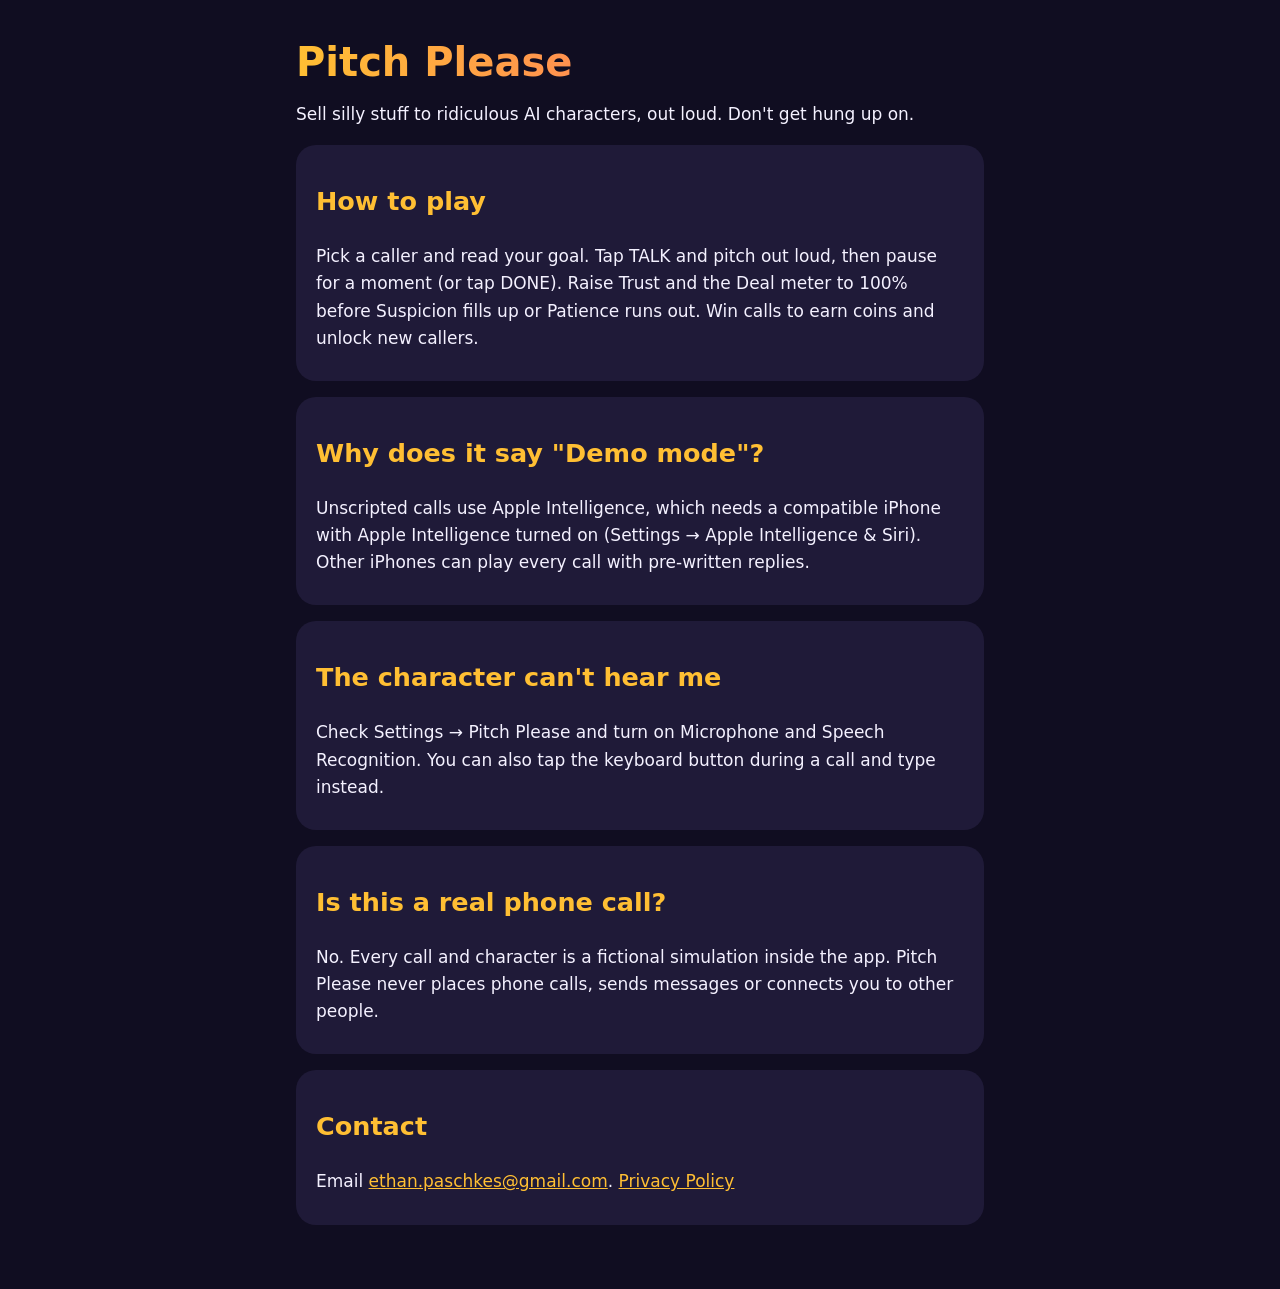
<file: index.html>
<!doctype html>
<html lang="en"><head><meta charset="utf-8"><meta name="viewport" content="width=device-width,initial-scale=1">
<title>Pitch Please — Support</title><link rel="stylesheet" href="style.css"></head>
<body><main>
<h1>Pitch Please</h1><p>Sell silly stuff to ridiculous AI characters, out loud. Don't get hung up on.</p>
<section><h2>How to play</h2>
<p>Pick a caller and read your goal. Tap TALK and pitch out loud, then pause for a moment (or tap DONE). Raise Trust and the Deal meter to 100% before Suspicion fills up or Patience runs out. Win calls to earn coins and unlock new callers.</p></section>
<section><h2>Why does it say "Demo mode"?</h2>
<p>Unscripted calls use Apple Intelligence, which needs a compatible iPhone with Apple Intelligence turned on (Settings → Apple Intelligence &amp; Siri). Other iPhones can play every call with pre-written replies.</p></section>
<section><h2>The character can't hear me</h2>
<p>Check Settings → Pitch Please and turn on Microphone and Speech Recognition. You can also tap the keyboard button during a call and type instead.</p></section>
<section><h2>Is this a real phone call?</h2>
<p>No. Every call and character is a fictional simulation inside the app. Pitch Please never places phone calls, sends messages or connects you to other people.</p></section>
<section><h2>Contact</h2>
<p>Email <a href="mailto:ethan.paschkes@gmail.com">ethan.paschkes@gmail.com</a>. <a href="privacy.html">Privacy Policy</a></p></section>
</main></body></html>
</file>
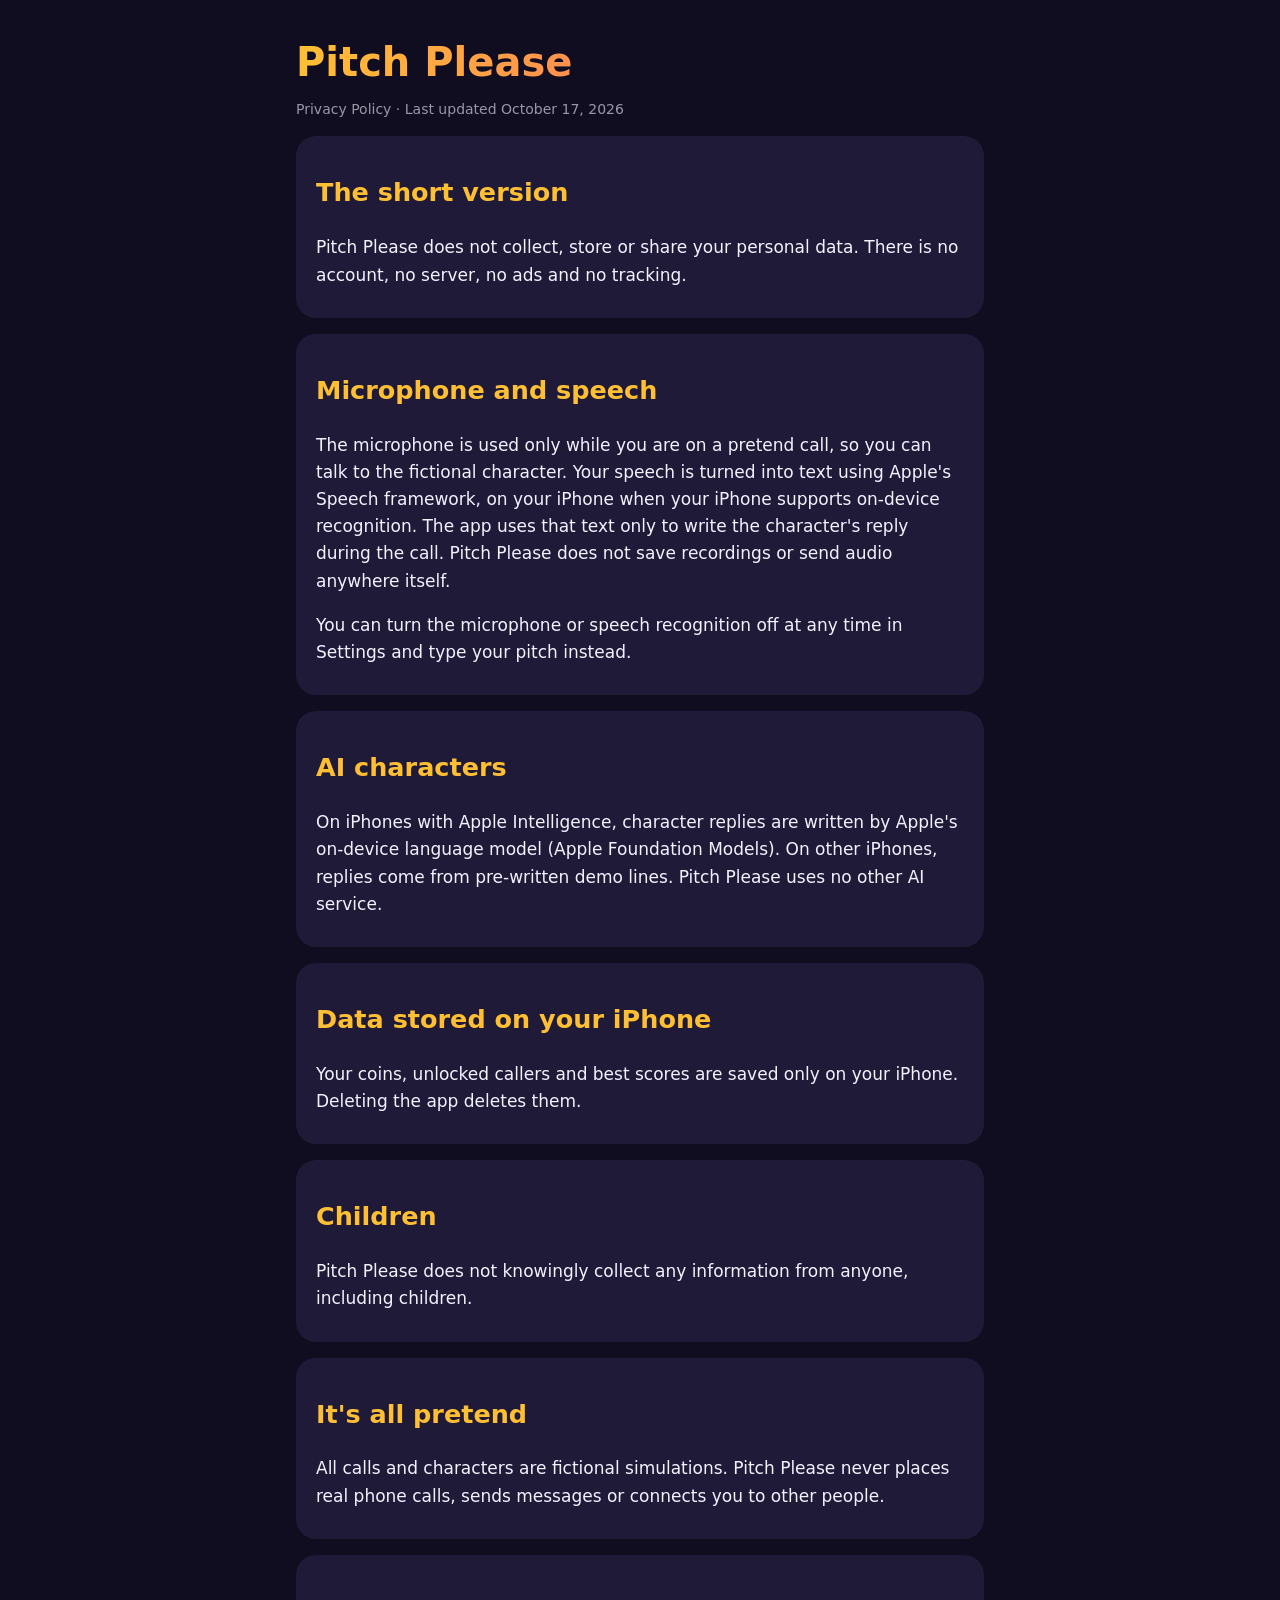
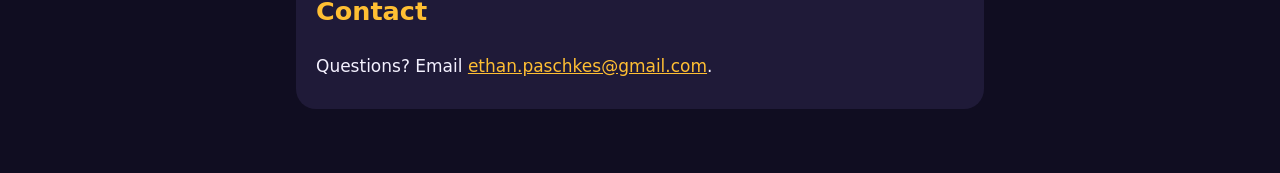
<file: privacy.html>
<!doctype html>
<html lang="en"><head><meta charset="utf-8"><meta name="viewport" content="width=device-width,initial-scale=1">
<title>Pitch Please — Privacy Policy</title><link rel="stylesheet" href="style.css"></head>
<body><main>
<h1>Pitch Please</h1><p class="muted">Privacy Policy · Last updated October 17, 2026</p>
<section><h2>The short version</h2>
<p>Pitch Please does not collect, store or share your personal data. There is no account, no server, no ads and no tracking.</p></section>
<section><h2>Microphone and speech</h2>
<p>The microphone is used only while you are on a pretend call, so you can talk to the fictional character. Your speech is turned into text using Apple's Speech framework, on your iPhone when your iPhone supports on-device recognition. The app uses that text only to write the character's reply during the call. Pitch Please does not save recordings or send audio anywhere itself.</p>
<p>You can turn the microphone or speech recognition off at any time in Settings and type your pitch instead.</p></section>
<section><h2>AI characters</h2>
<p>On iPhones with Apple Intelligence, character replies are written by Apple's on-device language model (Apple Foundation Models). On other iPhones, replies come from pre-written demo lines. Pitch Please uses no other AI service.</p></section>
<section><h2>Data stored on your iPhone</h2>
<p>Your coins, unlocked callers and best scores are saved only on your iPhone. Deleting the app deletes them.</p></section>
<section><h2>Children</h2>
<p>Pitch Please does not knowingly collect any information from anyone, including children.</p></section>
<section><h2>It's all pretend</h2>
<p>All calls and characters are fictional simulations. Pitch Please never places real phone calls, sends messages or connects you to other people.</p></section>
<section><h2>Contact</h2>
<p>Questions? Email <a href="mailto:ethan.paschkes@gmail.com">ethan.paschkes@gmail.com</a>.</p></section>
</main></body></html>
</file>
<file: style.css>
:root{--ink:#100d21;--raised:#1f1a38;--sun:#ffbf33;--hot:#ff4d78;--text:#f4f1ff}
*{box-sizing:border-box}body{margin:0;background:var(--ink);color:var(--text);font:17px/1.6 ui-rounded,-apple-system,system-ui,sans-serif}
main{max-width:720px;margin:0 auto;padding:40px 16px 64px}h1{font-size:40px;line-height:1.1;margin:0 0 8px;background:linear-gradient(90deg,var(--sun),var(--hot));-webkit-background-clip:text;color:transparent}
h2{margin-top:32px;color:var(--sun)}a{color:var(--sun)}section{background:var(--raised);border-radius:20px;padding:4px 20px 12px;margin-top:16px}.muted{opacity:.6;font-size:14px}
</file>
